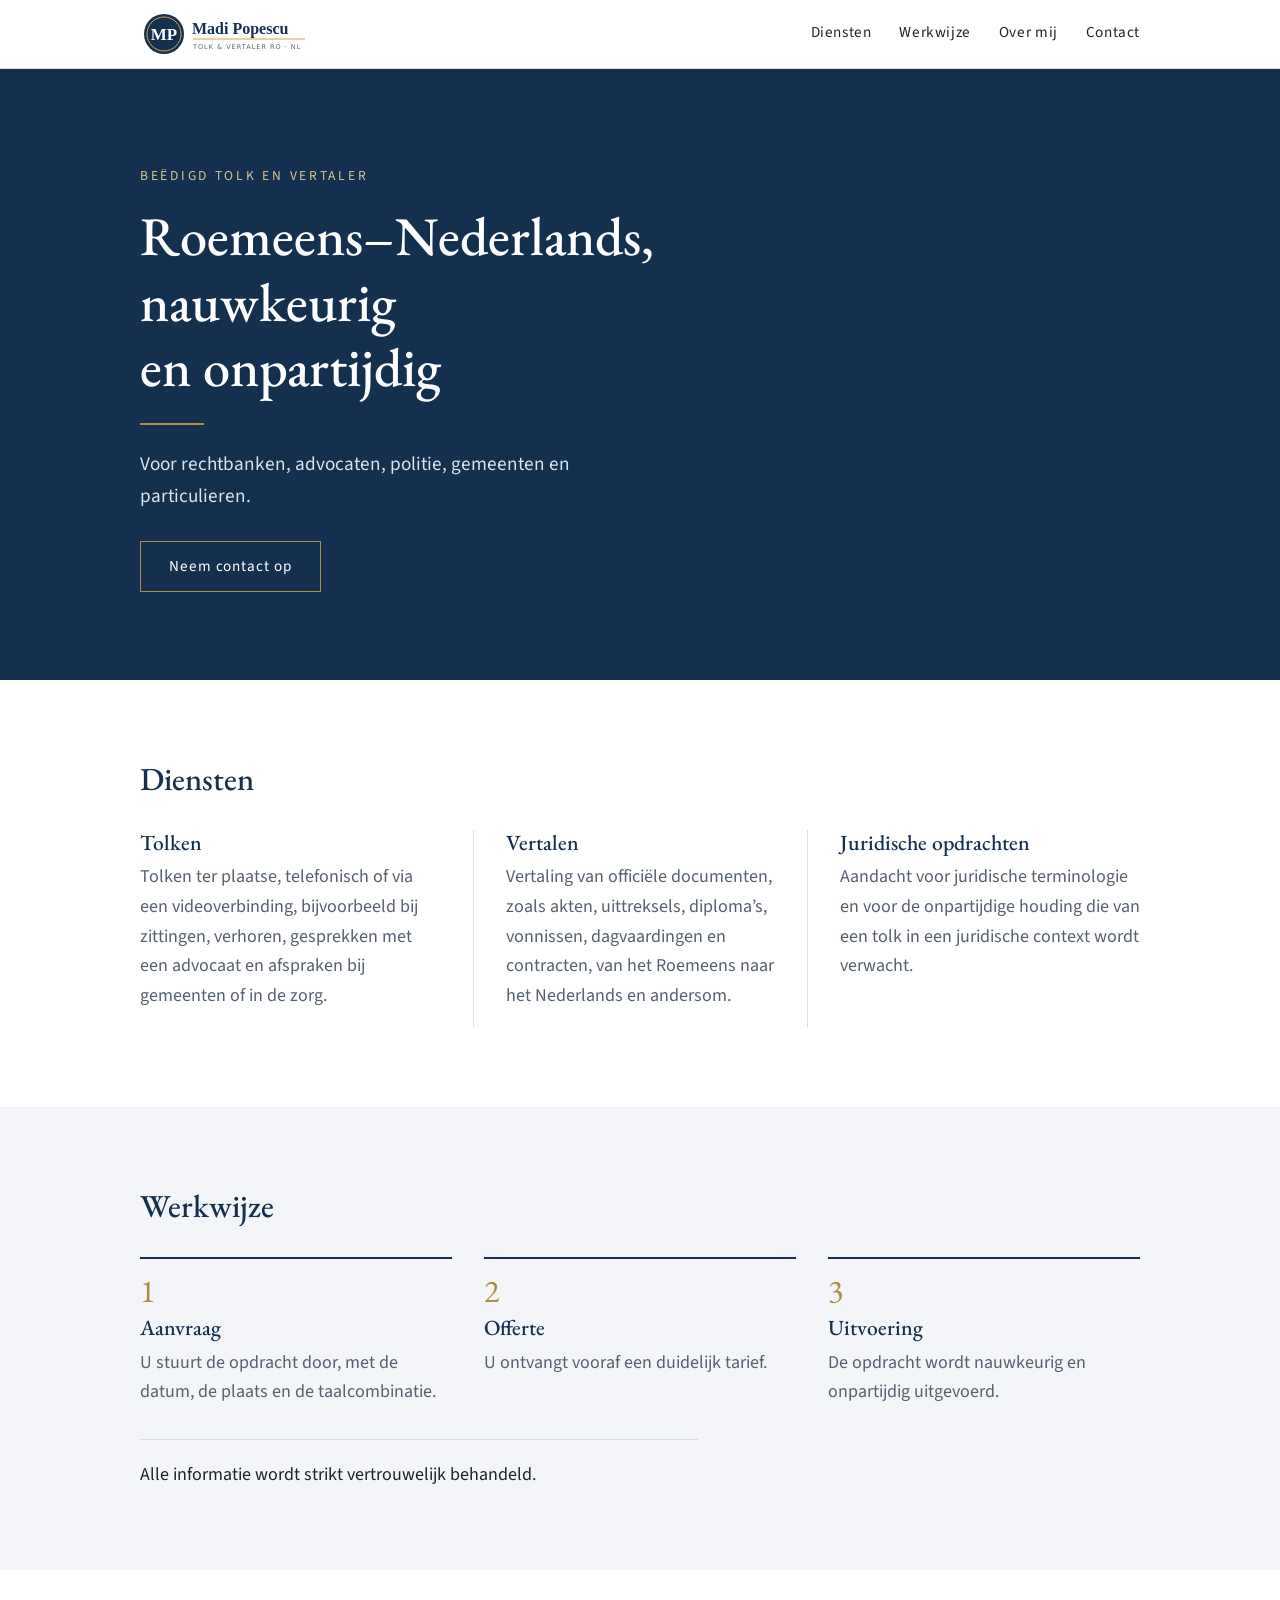
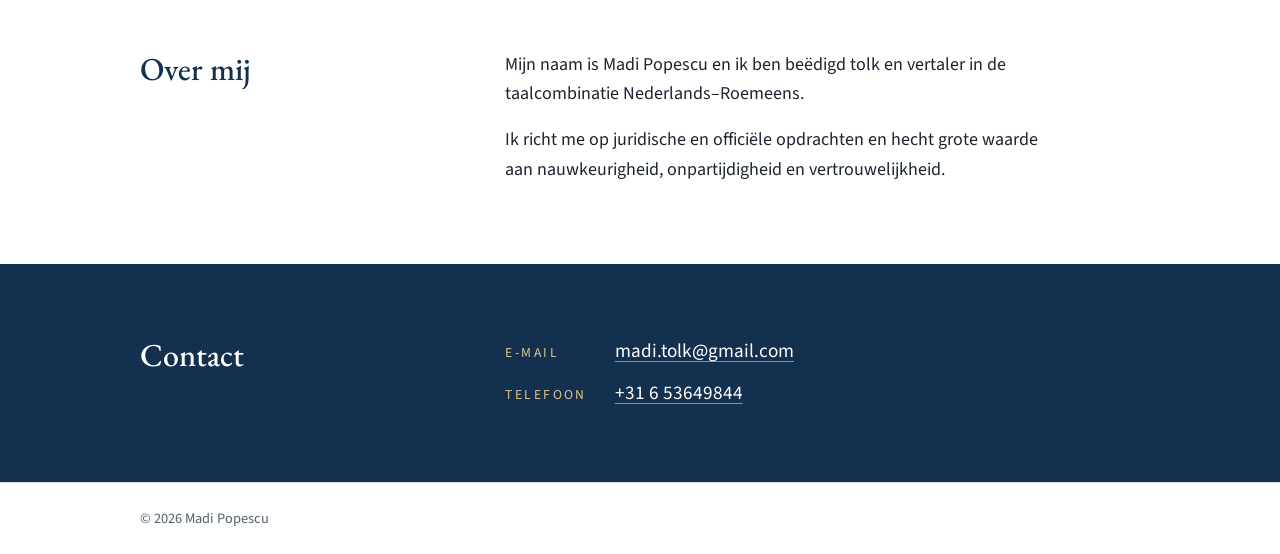
<file: site/index.html>
<!doctype html>
<html lang="nl">
<head>
  <meta charset="utf-8">
  <meta name="viewport" content="width=device-width, initial-scale=1">
  <title>Madi Popescu – Roemeens–Nederlands tolk en vertaler</title>
  <meta name="description" content="Tolk- en vertaaldiensten Roemeens–Nederlands voor rechtbanken, advocaten, politie, gemeenten en particulieren.">
  <link rel="preconnect" href="https://fonts.googleapis.com">
  <link rel="preconnect" href="https://fonts.gstatic.com" crossorigin>
  <link rel="stylesheet" href="https://fonts.googleapis.com/css2?family=EB+Garamond:wght@500;600&family=Source+Sans+3:wght@400;600&display=swap">
  <link rel="stylesheet" href="style.css">
</head>
<body>
  <header class="top">
    <div class="wrap bar">
      <a class="logo" href="#top"><img src="logo.svg" alt="Madi Popescu" height="48"></a>
      <nav aria-label="Hoofdmenu">
        <a href="#diensten">Diensten</a>
        <a href="#werkwijze">Werkwijze</a>
        <a href="#over-mij">Over mij</a>
        <a href="#contact">Contact</a>
      </nav>
    </div>
  </header>

  <main id="top">
    <section class="hero">
      <div class="wrap">
        <p class="eyebrow">Beëdigd tolk en vertaler</p>
        <h1>Roemeens–Nederlands, nauwkeurig en onpartijdig</h1>
        <p class="lead">Voor rechtbanken, advocaten, politie, gemeenten en particulieren.</p>
        <a class="btn" href="#contact">Neem contact op</a>
      </div>
    </section>

    <section id="diensten" class="section">
      <div class="wrap">
        <h2>Diensten</h2>
        <div class="cols">
          <article>
            <h3>Tolken</h3>
            <p>Tolken ter plaatse, telefonisch of via een videoverbinding, bijvoorbeeld bij zittingen, verhoren, gesprekken met een advocaat en afspraken bij gemeenten of in de zorg.</p>
          </article>
          <article>
            <h3>Vertalen</h3>
            <p>Vertaling van officiële documenten, zoals akten, uittreksels, diploma’s, vonnissen, dagvaardingen en contracten, van het Roemeens naar het Nederlands en andersom.</p>
          </article>
          <article>
            <h3>Juridische opdrachten</h3>
            <p>Aandacht voor juridische terminologie en voor de onpartijdige houding die van een tolk in een juridische context wordt verwacht.</p>
          </article>
        </div>
      </div>
    </section>

    <section id="werkwijze" class="section tint">
      <div class="wrap">
        <h2>Werkwijze</h2>
        <ol class="steps">
          <li>
            <h3>Aanvraag</h3>
            <p>U stuurt de opdracht door, met de datum, de plaats en de taalcombinatie.</p>
          </li>
          <li>
            <h3>Offerte</h3>
            <p>U ontvangt vooraf een duidelijk tarief.</p>
          </li>
          <li>
            <h3>Uitvoering</h3>
            <p>De opdracht wordt nauwkeurig en onpartijdig uitgevoerd.</p>
          </li>
        </ol>
        <p class="note">Alle informatie wordt strikt vertrouwelijk behandeld.</p>
      </div>
    </section>

    <section id="over-mij" class="section">
      <div class="wrap split">
        <h2>Over mij</h2>
        <div>
          <p>Mijn naam is Madi Popescu en ik ben beëdigd tolk en vertaler in de taalcombinatie Nederlands–Roemeens.</p>
          <p>Ik richt me op juridische en officiële opdrachten en hecht grote waarde aan nauwkeurigheid, onpartijdigheid en vertrouwelijkheid.</p>
          <!-- Nog toe te voegen: opleiding, ervaring en, zodra van toepassing, inschrijving in het Rtv met inschrijfnummer. -->
        </div>
      </div>
    </section>

    <section id="contact" class="contact">
      <div class="wrap split">
        <h2>Contact</h2>
        <dl>
          <dt>E-mail</dt>
          <dd><a href="mailto:madi.tolk@gmail.com">madi.tolk@gmail.com</a></dd>
          <dt>Telefoon</dt>
          <dd><a href="tel:+31653649844">+31 6 53649844</a></dd>
          <!-- KvK-nummer toevoegen zodra beschikbaar. -->
        </dl>
      </div>
    </section>
  </main>

  <footer>
    <div class="wrap">© <span id="y">2026</span> Madi Popescu</div>
  </footer>
  <script>document.getElementById('y').textContent = new Date().getFullYear();</script>
</body>
</html>
</file>
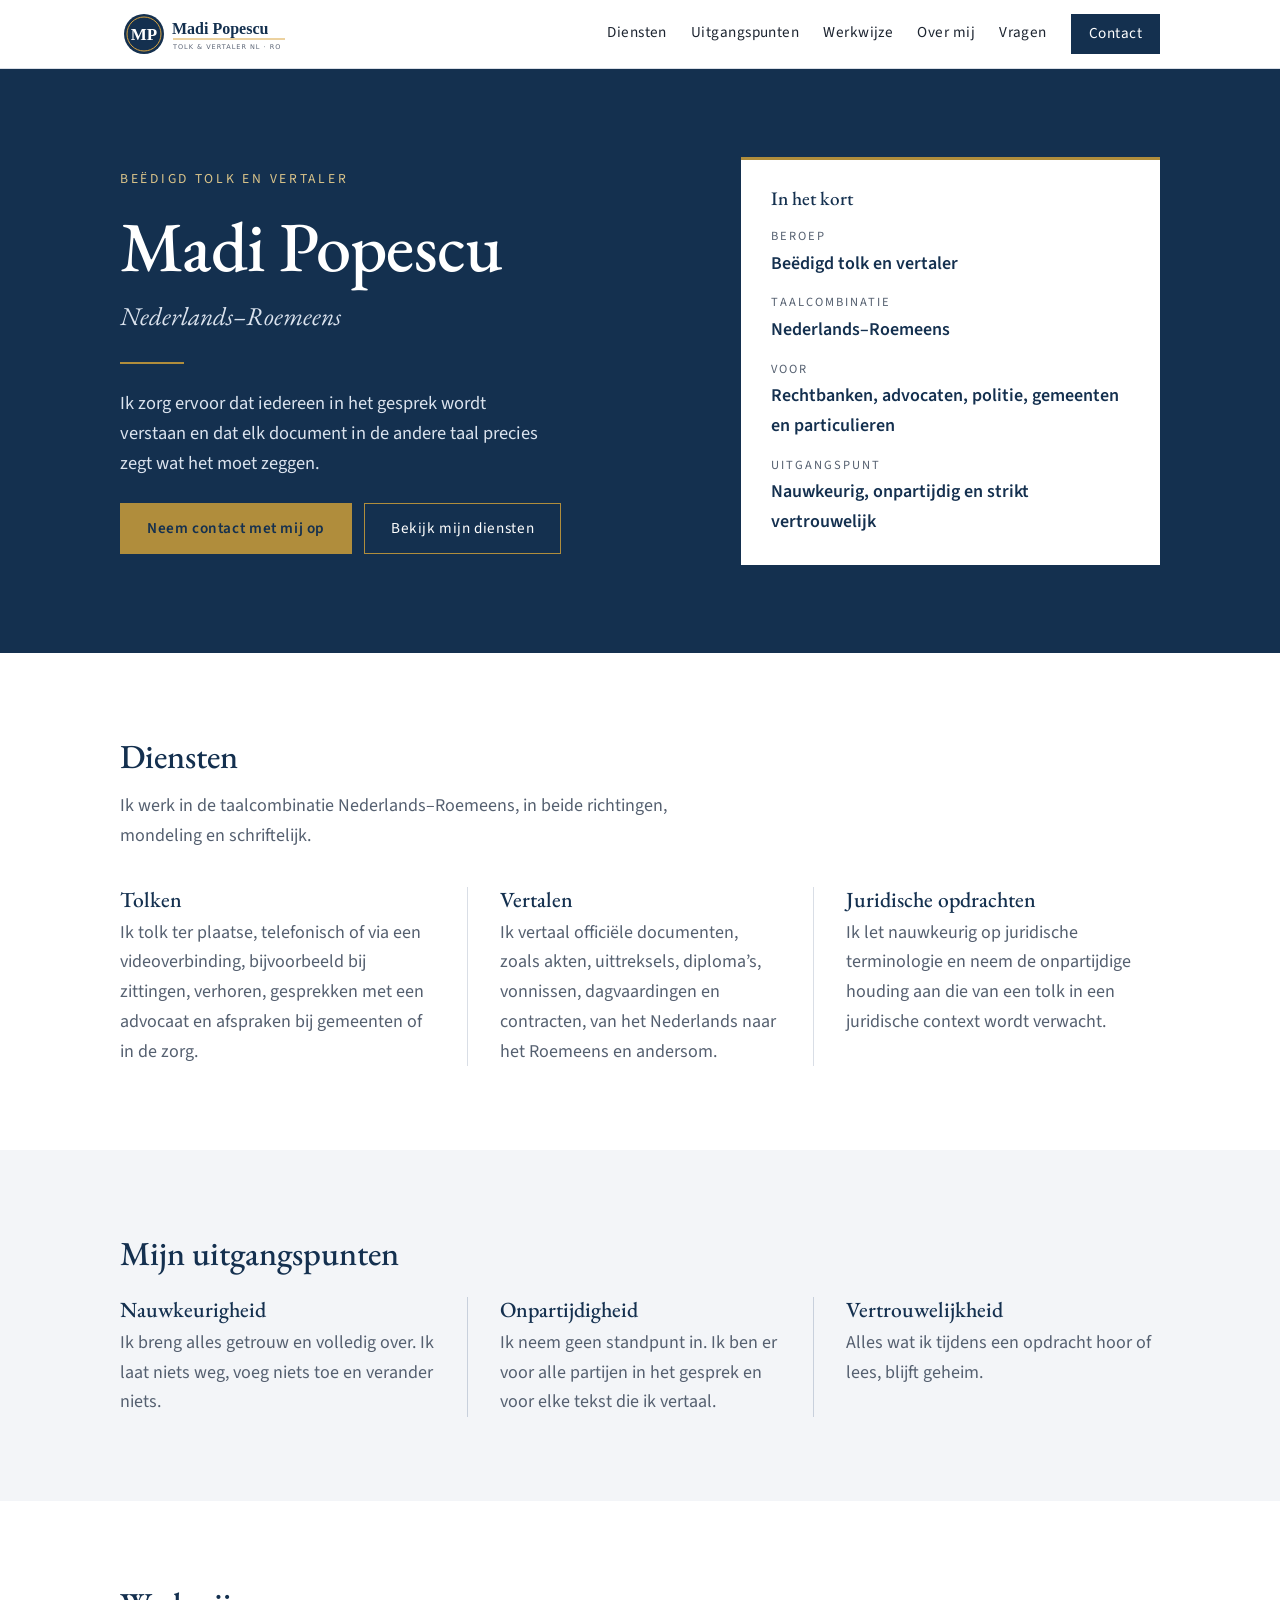
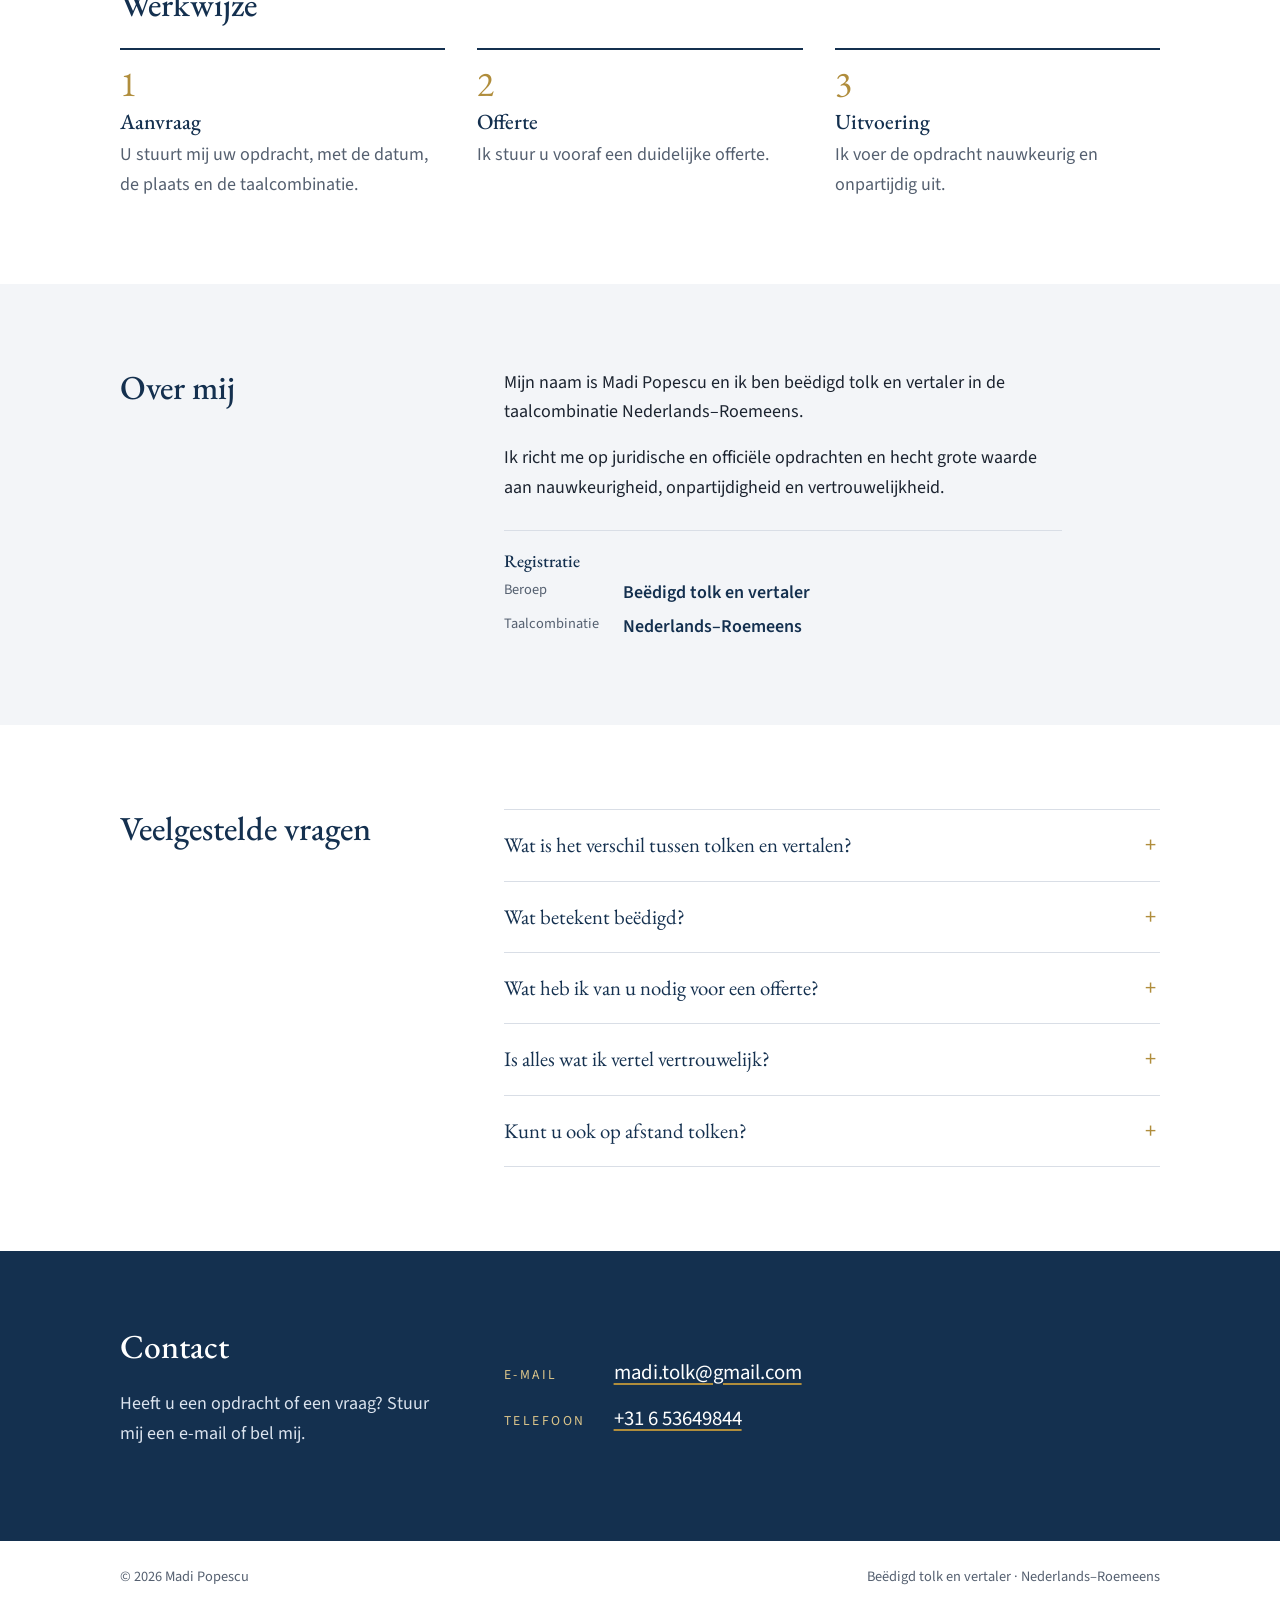
<file: sites/madi-popescu/index.html>
<!doctype html>
<html lang="nl">
<head>
  <meta charset="utf-8">
  <meta name="viewport" content="width=device-width, initial-scale=1">
  <title>Madi Popescu – Beëdigd tolk en vertaler</title>
  <meta name="description" content="Madi Popescu is beëdigd tolk en vertaler in de taalcombinatie Nederlands–Roemeens. Tolken en vertalen voor rechtbanken, advocaten, politie, gemeenten en particulieren.">
  <link rel="preconnect" href="https://fonts.googleapis.com">
  <link rel="preconnect" href="https://fonts.gstatic.com" crossorigin>
  <link rel="stylesheet" href="https://fonts.googleapis.com/css2?family=EB+Garamond:ital,wght@0,500;0,600;1,500;1,600&family=Source+Sans+3:wght@400;600&display=swap">
  <link rel="stylesheet" href="style.css">
  <style></style>
</head>
<body>
  <header class="top">
    <div class="wrap bar">
      <a class="logo" href="#top"><img src="logo.svg" alt="Madi Popescu" height="48"></a>
      <nav aria-label="Hoofdmenu">
        <a href="#diensten">Diensten</a>
        <a href="#uitgangspunten">Uitgangspunten</a>
        <a href="#werkwijze">Werkwijze</a>
        <a href="#over-mij">Over mij</a>
        <a href="#vragen">Vragen</a>
        <a class="nav-cta" href="#contact">Contact</a>
      </nav>
    </div>
  </header>

  <main id="top">
    <section class="hero">
      <div class="wrap hero-grid">
        <div>
          <p class="eyebrow">Beëdigd tolk en vertaler</p>
          <h1>Madi Popescu</h1>
          <p class="pair">Nederlands–Roemeens</p>
          <p class="lead">Ik zorg ervoor dat iedereen in het gesprek wordt verstaan en dat elk document in de andere taal precies zegt wat het moet zeggen.</p>
          <div class="actions">
            <a class="btn" href="#contact">Neem contact met mij op</a>
            <a class="btn ghost" href="#diensten">Bekijk mijn diensten</a>
          </div>
        </div>
        <aside class="facts" aria-label="In het kort">
          <h2>In het kort</h2>
          <dl>
            <dt>Beroep</dt>
            <dd>Beëdigd tolk en vertaler</dd>
            <dt>Taalcombinatie</dt>
            <dd>Nederlands–Roemeens</dd>
            <dt>Voor</dt>
            <dd>Rechtbanken, advocaten, politie, gemeenten en particulieren</dd>
            <dt>Uitgangspunt</dt>
            <dd>Nauwkeurig, onpartijdig en strikt vertrouwelijk</dd>
          </dl>
        </aside>
      </div>
    </section>

    <section id="diensten" class="section">
      <div class="wrap">
        <h2>Diensten</h2>
        <p class="intro">Ik werk in de taalcombinatie Nederlands–Roemeens, in beide richtingen, mondeling en schriftelijk.</p>
        <div class="cols">
          <article>
            <h3>Tolken</h3>
            <p>Ik tolk ter plaatse, telefonisch of via een videoverbinding, bijvoorbeeld bij zittingen, verhoren, gesprekken met een advocaat en afspraken bij gemeenten of in de zorg.</p>
          </article>
          <article>
            <h3>Vertalen</h3>
            <p>Ik vertaal officiële documenten, zoals akten, uittreksels, diploma’s, vonnissen, dagvaardingen en contracten, van het Nederlands naar het Roemeens en andersom.</p>
          </article>
          <article>
            <h3>Juridische opdrachten</h3>
            <p>Ik let nauwkeurig op juridische terminologie en neem de onpartijdige houding aan die van een tolk in een juridische context wordt verwacht.</p>
          </article>
        </div>
      </div>
    </section>

    <section id="uitgangspunten" class="section tint">
      <div class="wrap">
        <h2>Mijn uitgangspunten</h2>
        <div class="cols principles">
          <article>
            <h3>Nauwkeurigheid</h3>
            <p>Ik breng alles getrouw en volledig over. Ik laat niets weg, voeg niets toe en verander niets.</p>
          </article>
          <article>
            <h3>Onpartijdigheid</h3>
            <p>Ik neem geen standpunt in. Ik ben er voor alle partijen in het gesprek en voor elke tekst die ik vertaal.</p>
          </article>
          <article>
            <h3>Vertrouwelijkheid</h3>
            <p>Alles wat ik tijdens een opdracht hoor of lees, blijft geheim.</p>
          </article>
        </div>
      </div>
    </section>

    <section id="werkwijze" class="section">
      <div class="wrap">
        <h2>Werkwijze</h2>
        <ol class="steps">
          <li>
            <h3>Aanvraag</h3>
            <p>U stuurt mij uw opdracht, met de datum, de plaats en de taalcombinatie.</p>
          </li>
          <li>
            <h3>Offerte</h3>
            <p>Ik stuur u vooraf een duidelijke offerte.</p>
          </li>
          <li>
            <h3>Uitvoering</h3>
            <p>Ik voer de opdracht nauwkeurig en onpartijdig uit.</p>
          </li>
        </ol>
      </div>
    </section>

    <section id="over-mij" class="section tint">
      <div class="wrap split">
        <h2>Over mij</h2>
        <div class="about">
          <p>Mijn naam is Madi Popescu en ik ben beëdigd tolk en vertaler in de taalcombinatie Nederlands–Roemeens.</p>
          <p>Ik richt me op juridische en officiële opdrachten en hecht grote waarde aan nauwkeurigheid, onpartijdigheid en vertrouwelijkheid.</p>
          <div class="reg">
            <h3>Registratie</h3>
            <dl>
              <dt>Beroep</dt>
              <dd>Beëdigd tolk en vertaler</dd>
              <dt>Taalcombinatie</dt>
              <dd>Nederlands–Roemeens</dd>
            </dl>
          </div>
        </div>
      </div>
    </section>

    <section id="vragen" class="section">
      <div class="wrap split">
        <h2>Veelgestelde vragen</h2>
        <div class="faq">
          <details>
            <summary>Wat is het verschil tussen tolken en vertalen?</summary>
            <p>Een tolk brengt gesproken taal over, bijvoorbeeld tijdens een gesprek of een zitting. Een vertaler brengt geschreven teksten over, zoals documenten. Ik doe beide.</p>
          </details>
          <details>
            <summary>Wat betekent beëdigd?</summary>
            <p>Een beëdigd tolk of vertaler staat ingeschreven in het Register tolken en vertalers (Rtv) en heeft beloofd het werk onpartijdig en naar waarheid uit te voeren.</p>
          </details>
          <details>
            <summary>Wat heb ik van u nodig voor een offerte?</summary>
            <p>Bij tolken heb ik de datum, de plaats en het soort opdracht nodig. Bij vertalen heb ik het document nodig, of een duidelijke omschrijving ervan. Daarnaast hoor ik graag in welke richting u de taal nodig heeft.</p>
          </details>
          <details>
            <summary>Is alles wat ik vertel vertrouwelijk?</summary>
            <p>Ja. Alles wat ik tijdens een opdracht hoor of lees, blijft geheim.</p>
          </details>
          <details>
            <summary>Kunt u ook op afstand tolken?</summary>
            <p>Ja. Ik tolk ter plaatse, telefonisch of via een videoverbinding.</p>
          </details>
        </div>
      </div>
    </section>

    <section id="contact" class="contact">
      <div class="wrap split">
        <div>
          <h2>Contact</h2>
          <p>Heeft u een opdracht of een vraag? Stuur mij een e-mail of bel mij.</p>
        </div>
        <dl>
          <dt>E-mail</dt>
          <dd><a href="mailto:madi.tolk@gmail.com">madi.tolk@gmail.com</a></dd>
          <dt>Telefoon</dt>
          <dd><a href="tel:+31653649844">+31 6 53649844</a></dd>
        </dl>
      </div>
    </section>
  </main>

  <footer>
    <div class="wrap foot">
      <span>© <span id="y">2026</span> Madi Popescu</span>
      <span>Beëdigd tolk en vertaler · Nederlands–Roemeens</span>
    </div>
  </footer>
  <script>document.getElementById('y').textContent = new Date().getFullYear();</script>
</body>
</html>
</file>
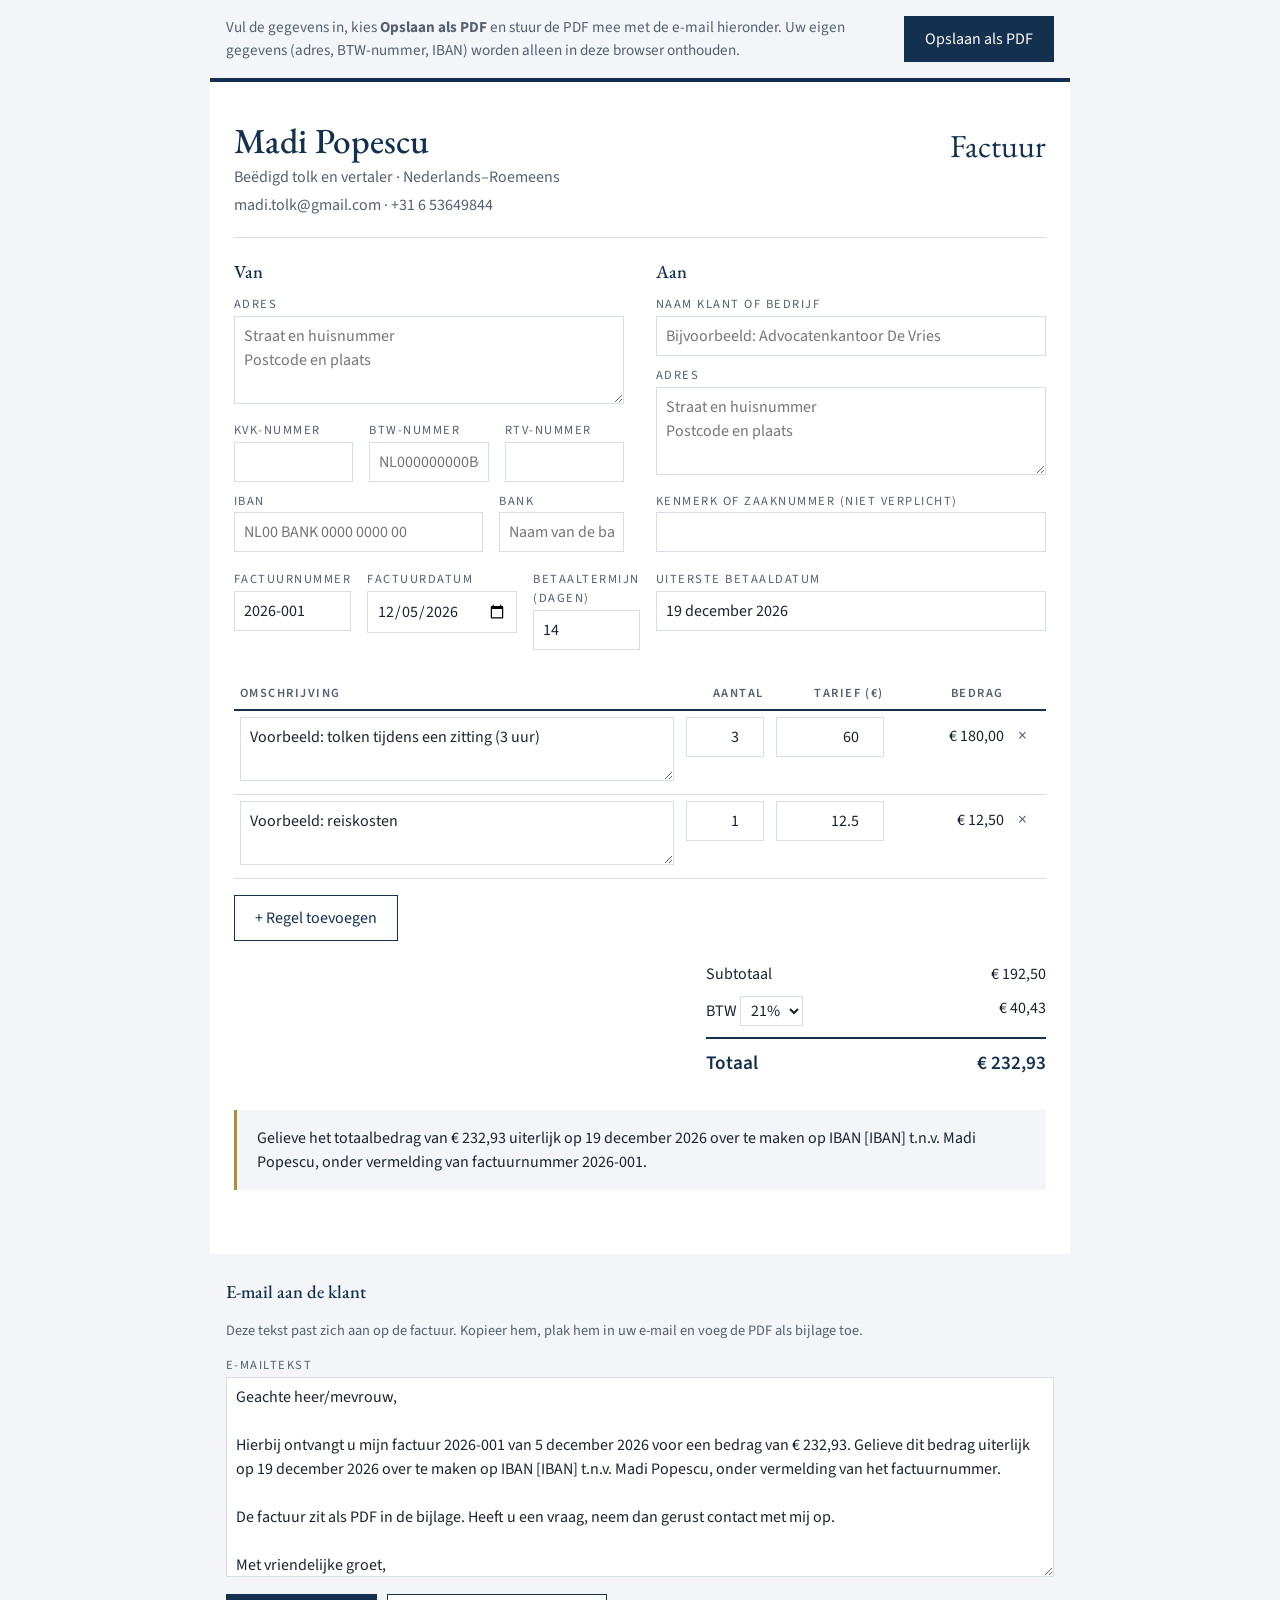
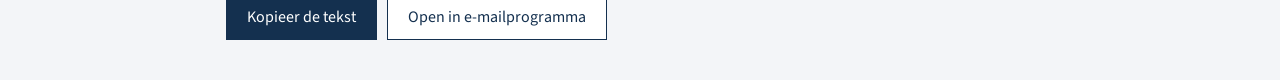
<file: sites/madi-popescu/factuur.html>
<!doctype html>
<html lang="nl">
<head>
  <meta charset="utf-8">
  <meta name="viewport" content="width=device-width, initial-scale=1">
  <meta name="robots" content="noindex">
  <title>Factuur – Madi Popescu</title>
  <link rel="preconnect" href="https://fonts.googleapis.com">
  <link rel="preconnect" href="https://fonts.gstatic.com" crossorigin>
  <link rel="stylesheet" href="https://fonts.googleapis.com/css2?family=EB+Garamond:ital,wght@0,500;1,500&family=Source+Sans+3:wght@400;600&display=swap">
  <style>
    :root{--navy:#14304f;--gold:#b08d3c;--ink:#1c2430;--muted:#556070;--rule:#d9dee6;--tint:#f3f5f8;
      --serif:"EB Garamond",Georgia,serif;--sans:"Source Sans 3",system-ui,sans-serif;color-scheme:light}
    *{box-sizing:border-box}
    body{margin:0;background:var(--tint);color:var(--ink);font:16px/1.5 var(--sans)}
    .tools{max-width:860px;margin:0 auto;padding:16px max(16px,env(safe-area-inset-left,0px));display:flex;flex-wrap:wrap;gap:10px;align-items:center}
    .tools p{margin:0;color:var(--muted);flex:1 1 280px;font-size:.95rem}
    button,.btn{font:inherit;border:1px solid var(--navy);background:var(--navy);color:#fff;padding:10px 20px;cursor:pointer;text-decoration:none;display:inline-block}
    button.alt,.btn.alt{background:#fff;color:var(--navy)}
    button:hover,.btn:hover{background:var(--gold);border-color:var(--gold);color:var(--navy)}
    :focus-visible{outline:2px solid var(--gold);outline-offset:2px}
    .sheet{max-width:860px;margin:0 auto 24px;background:#fff;padding:40px max(24px,env(safe-area-inset-left,0px));border-top:4px solid var(--navy)}
    h1,h2{font-family:var(--serif);font-weight:500;color:var(--navy);margin:0}
    h1{font-size:2.2rem;line-height:1.1}
    h2{font-size:1.15rem;margin-bottom:6px}
    .head{display:flex;justify-content:space-between;gap:24px;flex-wrap:wrap;padding-bottom:20px;border-bottom:1px solid var(--rule)}
    .head .role{color:var(--muted);margin:4px 0 0}
    .title{font-family:var(--serif);font-size:2rem;color:var(--navy);text-align:right}
    label{display:block;font-size:.78rem;letter-spacing:.12em;text-transform:uppercase;color:var(--muted);margin:10px 0 2px}
    input,select,textarea{font:inherit;color:var(--ink);width:100%;padding:7px 9px;border:1px solid var(--rule);background:#fff;border-radius:0}
    textarea{resize:vertical}
    .grid{display:grid;grid-template-columns:1fr 1fr;gap:0 32px;margin-top:20px}
    .grid>div{min-width:0}
    .three{display:grid;grid-template-columns:repeat(3,1fr);gap:0 16px}
    table{width:100%;border-collapse:collapse;margin-top:28px}
    th{font-size:.78rem;letter-spacing:.12em;text-transform:uppercase;color:var(--muted);text-align:left;font-weight:600;padding:6px 6px;border-bottom:2px solid var(--navy)}
    td{padding:6px;border-bottom:1px solid var(--rule);vertical-align:top}
    th.n,td.n{text-align:right}
    td.n input{text-align:right}
    td.amount{white-space:nowrap;text-align:right;padding-top:13px}
    td.x{width:36px;padding-left:0}
    td.x button{background:none;border:0;color:var(--muted);padding:6px 8px;font-size:1.1rem}
    td.x button:hover{background:none;color:#a33}
    .table-wrap{overflow-x:auto}
    .totals{margin:16px 0 0 auto;width:min(340px,100%)}
    .totals div{display:flex;justify-content:space-between;gap:12px;padding:5px 0}
    .totals .sum{border-top:2px solid var(--navy);margin-top:6px;padding-top:10px;font-weight:600;font-size:1.2rem;color:var(--navy)}
    .pay{margin-top:28px;padding:16px 20px;background:var(--tint);border-left:3px solid var(--gold)}
    .pay p{margin:0}
    .foot{margin-top:24px;color:var(--muted);font-size:.9rem}
    .mail{max-width:860px;margin:0 auto 40px;padding:0 max(16px,env(safe-area-inset-left,0px))}
    .mail textarea{min-height:200px}
    .mail .row{display:flex;gap:10px;flex-wrap:wrap;margin-top:10px}
    .note{color:var(--muted);font-size:.9rem}
    @media (max-width:640px){
      .grid,.three{grid-template-columns:1fr}
      .title{text-align:left}
      .sheet{padding-top:28px;padding-bottom:28px}
    }
    @media print{
      @page{size:A4;margin:16mm}
      body{background:#fff}
      .tools,.mail,.noprint,td.x,th.x{display:none!important}
      .sheet{margin:0;padding:0;border-top:0;max-width:none}
      input,select,textarea{border:0;padding:0;appearance:none;-webkit-appearance:none;background:none;resize:none}
      .table-wrap{overflow:visible}
    }
  </style>
</head>
<body>
  <div class="tools noprint">
    <p>Vul de gegevens in, kies <strong>Opslaan als PDF</strong> en stuur de PDF mee met de e-mail hieronder. Uw eigen gegevens (adres, BTW-nummer, IBAN) worden alleen in deze browser onthouden.</p>
    <button type="button" id="print">Opslaan als PDF</button>
  </div>

  <main class="sheet" id="sheet">
    <div class="head">
      <div>
        <h1>Madi Popescu</h1>
        <p class="role">Beëdigd tolk en vertaler · Nederlands–Roemeens</p>
        <p class="role">madi.tolk@gmail.com · +31 6 53649844</p>
      </div>
      <div class="title">Factuur</div>
    </div>

    <div class="grid">
      <div>
        <h2>Van</h2>
        <label for="adres">Adres</label>
        <textarea id="adres" rows="3" data-setting placeholder="Straat en huisnummer&#10;Postcode en plaats"></textarea>
        <div class="three">
          <div><label for="kvk">KvK-nummer</label><input id="kvk" data-setting value="" inputmode="numeric"></div>
          <div><label for="btwnr">BTW-nummer</label><input id="btwnr" data-setting placeholder="NL000000000B01"></div>
          <div><label for="rtv">Rtv-nummer</label><input id="rtv" data-setting value=""></div>
        </div>
        <div class="three" style="grid-template-columns:2fr 1fr">
          <div><label for="iban">IBAN</label><input id="iban" data-setting placeholder="NL00 BANK 0000 0000 00"></div>
          <div><label for="bank">Bank</label><input id="bank" data-setting placeholder="Naam van de bank"></div>
        </div>
      </div>
      <div>
        <h2>Aan</h2>
        <label for="klant">Naam klant of bedrijf</label>
        <input id="klant" placeholder="Bijvoorbeeld: Advocatenkantoor De Vries">
        <label for="klantadres">Adres</label>
        <textarea id="klantadres" rows="3" placeholder="Straat en huisnummer&#10;Postcode en plaats"></textarea>
        <label for="kenmerk">Kenmerk of zaaknummer (niet verplicht)</label>
        <input id="kenmerk">
      </div>
    </div>

    <div class="grid" style="margin-top:8px">
      <div class="three">
        <div><label for="nr">Factuurnummer</label><input id="nr"></div>
        <div><label for="datum">Factuurdatum</label><input id="datum" type="date"></div>
        <div><label for="termijn">Betaaltermijn (dagen)</label><input id="termijn" type="number" min="0" value="14"></div>
      </div>
      <div>
        <label for="vervalt">Uiterste betaaldatum</label>
        <input id="vervalt" readonly>
      </div>
    </div>

    <div class="table-wrap">
      <table>
        <thead><tr><th>Omschrijving</th><th class="n" style="width:90px">Aantal</th><th class="n" style="width:120px">Tarief (€)</th><th class="n" style="width:120px">Bedrag</th><th class="x"></th></tr></thead>
        <tbody id="rows"></tbody>
      </table>
    </div>
    <p class="noprint"><button type="button" class="alt" id="add">+ Regel toevoegen</button></p>

    <div class="totals">
      <div><span>Subtotaal</span><span id="sub">€ 0,00</span></div>
      <div><span>BTW <select id="btw" style="width:auto;display:inline-block;padding:2px 6px"><option value="21">21%</option><option value="9">9%</option><option value="0">0%</option></select></span><span id="btwbedrag">€ 0,00</span></div>
      <div class="sum"><span>Totaal</span><span id="tot">€ 0,00</span></div>
    </div>

    <div class="pay">
      <p id="paytext"></p>
    </div>
    <p class="foot" id="foot"></p>
  </main>

  <section class="mail noprint">
    <h2>E-mail aan de klant</h2>
    <p class="note">Deze tekst past zich aan op de factuur. Kopieer hem, plak hem in uw e-mail en voeg de PDF als bijlage toe.</p>
    <label for="mailtext">E-mailtekst</label>
    <textarea id="mailtext" readonly></textarea>
    <div class="row">
      <button type="button" id="copy">Kopieer de tekst</button>
      <a class="btn alt" id="mailto" href="#">Open in e-mailprogramma</a>
    </div>
    <p class="note" id="copied" role="status"></p>
  </section>

  <script>
  (function () {
    var $ = function (id) { return document.getElementById(id); };
    var NAME = "Madi Popescu";
    var PHONE = "+31 6 53649844";
    var KEY = 'factuur-instellingen-' + location.pathname;
    var euro = new Intl.NumberFormat('nl-NL', { style: 'currency', currency: 'EUR' });

    function load() { try { return JSON.parse(localStorage.getItem(KEY) || '{}'); } catch (e) { return {}; } }
    function save(o) { try { localStorage.setItem(KEY, JSON.stringify(o)); } catch (e) {} }

    var settings = load();
    document.querySelectorAll('[data-setting]').forEach(function (el) {
      if (settings[el.id]) el.value = settings[el.id];
      el.addEventListener('input', function () { settings[el.id] = el.value; save(settings); update(); });
    });

    function addRow(desc, qty, rate) {
      var tr = document.createElement('tr');
      tr.innerHTML = '<td><textarea rows="2" class="d" placeholder="Omschrijving"></textarea></td>' +
        '<td class="n"><input class="q" type="number" min="0" step="0.25"></td>' +
        '<td class="n"><input class="r" type="number" min="0" step="0.01"></td>' +
        '<td class="amount"></td>' +
        '<td class="x"><button type="button" class="alt" aria-label="Regel verwijderen" title="Verwijderen">×</button></td>';
      tr.querySelector('.d').value = desc || '';
      tr.querySelector('.q').value = qty == null ? '' : qty;
      tr.querySelector('.r').value = rate == null ? '' : rate;
      tr.querySelectorAll('input,textarea').forEach(function (e) { e.addEventListener('input', update); });
      tr.querySelector('button').addEventListener('click', function () { tr.remove(); update(); });
      $('rows').appendChild(tr);
    }

    function longDate(d) { return d.toLocaleDateString('nl-NL', { day: 'numeric', month: 'long', year: 'numeric' }); }

    function update() {
      var sub = 0;
      document.querySelectorAll('#rows tr').forEach(function (tr) {
        var line = (parseFloat(tr.querySelector('.q').value) || 0) * (parseFloat(tr.querySelector('.r').value) || 0);
        tr.querySelector('.amount').textContent = euro.format(line);
        sub += line;
      });
      var pct = parseFloat($('btw').value) || 0;
      var btw = Math.round(sub * pct) / 100;
      var tot = sub + btw;
      $('sub').textContent = euro.format(sub);
      $('btwbedrag').textContent = euro.format(btw);
      $('tot').textContent = euro.format(tot);

      var d = $('datum').value ? new Date($('datum').value + 'T12:00:00') : new Date();
      var due = new Date(d); due.setDate(due.getDate() + (parseInt($('termijn').value, 10) || 0));
      $('vervalt').value = longDate(due);

      var nr = $('nr').value || '…';
      var iban = $('iban').value || '[IBAN]';
      var pay = 'Gelieve het totaalbedrag van ' + euro.format(tot) + ' uiterlijk op ' + longDate(due) +
        ' over te maken op IBAN ' + iban + ' t.n.v. ' + NAME + ', onder vermelding van factuurnummer ' + nr + '.';
      $('paytext').textContent = pay;

      var parts = [];
      if ($('kvk').value) parts.push('KvK ' + $('kvk').value);
      if ($('btwnr').value) parts.push('BTW ' + $('btwnr').value);
      if ($('rtv').value) parts.push('Rtv ' + $('rtv').value);
      if ($('bank').value) parts.push($('bank').value);
      $('foot').textContent = parts.join(' · ');

      var klant = $('klant').value.trim();
      var mail = (klant ? 'Beste ' + klant : 'Geachte heer/mevrouw') + ',\n\n' +
        'Hierbij ontvangt u mijn factuur ' + nr + ' van ' + longDate(d) + ' voor een bedrag van ' + euro.format(tot) + '. ' +
        'Gelieve dit bedrag uiterlijk op ' + longDate(due) + ' over te maken op IBAN ' + iban + ' t.n.v. ' + NAME +
        ', onder vermelding van het factuurnummer.\n\n' +
        'De factuur zit als PDF in de bijlage. Heeft u een vraag, neem dan gerust contact met mij op.\n\n' +
        'Met vriendelijke groet,\n' + NAME + '\n' + PHONE;
      $('mailtext').value = mail;
      $('mailto').href = 'mailto:?subject=' + encodeURIComponent('Factuur ' + nr + ' – ' + NAME) + '&body=' + encodeURIComponent(mail);
    }

    var today = new Date();
    $('datum').value = today.toISOString().slice(0, 10);
    $('nr').value = today.getFullYear() + '-001';
    addRow('Voorbeeld: tolken tijdens een zitting (3 uur)', 3, 60);
    addRow('Voorbeeld: reiskosten', 1, 12.5);
    ['klant', 'klantadres', 'kenmerk', 'nr', 'datum', 'termijn', 'btw'].forEach(function (id) { $(id).addEventListener('input', update); });
    $('add').addEventListener('click', function () { addRow('', '', ''); });
    $('print').addEventListener('click', function () { window.print(); });
    $('copy').addEventListener('click', function () {
      var t = $('mailtext');
      var done = function () { $('copied').textContent = 'De tekst is gekopieerd.'; };
      var fallback = function () { t.select(); try { document.execCommand('copy'); done(); } catch (e) { $('copied').textContent = 'Selecteer de tekst en kopieer hem handmatig.'; } };
      if (navigator.clipboard && navigator.clipboard.writeText) navigator.clipboard.writeText(t.value).then(done, fallback); else fallback();
    });
    update();
  })();
  </script>
</body>
</html>
</file>
<file: site/style.css>
/* Klassiek en ingetogen: marineblauw als hoofdkleur, goud alleen voor dunne lijnen. */
:root{
  --navy:#14304f;
  --gold:#b08d3c;
  --ink:#1c2430;
  --muted:#556070;
  --paper:#ffffff;
  --tint:#f3f5f8;
  --rule:#d9dee6;
  --serif:"EB Garamond",Georgia,"Times New Roman",serif;
  --sans:"Source Sans 3",system-ui,-apple-system,"Segoe UI",sans-serif;
  color-scheme:light;
}
*{box-sizing:border-box}
html{scroll-behavior:smooth;scroll-padding-top:5rem}
body{margin:0;background:var(--paper);color:var(--ink);font:18px/1.65 var(--sans)}
.wrap{max-width:1040px;margin:0 auto;padding-left:max(20px,env(safe-area-inset-left,0px));padding-right:max(20px,env(safe-area-inset-right,0px))}
a{color:var(--navy)}
:focus-visible{outline:2px solid var(--gold);outline-offset:3px}

h1,h2,h3{font-family:var(--serif);font-weight:500;line-height:1.2;text-wrap:balance;margin:0}
h2{font-size:2rem;color:var(--navy)}
h3{font-size:1.35rem;color:var(--navy);margin-bottom:.4rem}
p{margin:0 0 1rem;max-width:62ch}

.top{background:var(--paper);border-bottom:1px solid var(--rule);position:sticky;top:env(safe-area-inset-top,0px);z-index:5}
.bar{display:flex;justify-content:space-between;align-items:center;flex-wrap:wrap;gap:8px 24px;padding-top:10px;padding-bottom:10px}
.logo img{display:block;height:48px;width:auto}
nav{display:flex;gap:28px;flex-wrap:wrap}
nav a{color:var(--ink);text-decoration:none;font-size:.95rem;letter-spacing:.04em;padding:4px 0;border-bottom:2px solid transparent}
nav a:hover{border-color:var(--gold)}

.hero{background:var(--navy);color:#fff;padding:96px 0 88px}
.eyebrow{margin:0 0 1rem;font-size:.85rem;letter-spacing:.2em;text-transform:uppercase;color:#d9c48c}
.hero h1{font-size:clamp(2.1rem,5vw,3.4rem);max-width:20ch;color:#fff}
.hero h1::after{content:"";display:block;width:64px;height:2px;background:var(--gold);margin:1.5rem 0}
.lead{font-size:1.2rem;color:#dbe3ee;max-width:52ch}
.btn{display:inline-block;margin-top:.75rem;padding:12px 28px;border:1px solid var(--gold);color:#fff;text-decoration:none;letter-spacing:.06em;font-size:.95rem}
.btn:hover{background:var(--gold);color:var(--navy)}

.section{padding:80px 0}
.tint{background:var(--tint)}
.section h2{margin-bottom:2rem}
.cols{display:grid;grid-template-columns:repeat(3,1fr);gap:0}
.cols article{padding:0 32px;border-left:1px solid var(--rule)}
.cols article:first-child{padding-left:0;border-left:0}
.cols article:last-child{padding-right:0}
.cols p{color:var(--muted)}

.steps{list-style:none;margin:0 0 2rem;padding:0;display:grid;grid-template-columns:repeat(3,1fr);gap:32px;counter-reset:s}
.steps li{counter-increment:s;border-top:2px solid var(--navy);padding-top:1rem}
.steps li::before{content:counter(s);display:block;font-family:var(--serif);font-size:2rem;color:var(--gold);line-height:1;margin-bottom:.5rem}
.steps p{color:var(--muted);margin:0}
.note{margin:0;padding-top:1.25rem;border-top:1px solid var(--rule);color:var(--ink)}

.split{display:grid;grid-template-columns:1fr 2fr;gap:24px 48px}
.split h2{margin:0}
.split p:last-child{margin-bottom:0}

.contact{background:var(--navy);color:#fff;padding:72px 0}
.contact h2{color:#fff}
.contact dl{margin:0;display:grid;grid-template-columns:max-content 1fr;gap:10px 28px;align-items:baseline}
.contact dt{font-size:.85rem;letter-spacing:.18em;text-transform:uppercase;color:#d9c48c}
.contact dd{margin:0;font-size:1.2rem;overflow-wrap:anywhere}
.contact a{color:#fff;text-decoration-color:var(--gold);text-underline-offset:4px}

footer{padding:24px 0;color:var(--muted);font-size:.9rem;border-top:1px solid var(--rule)}

@media (max-width:760px){
  body{font-size:17px}
  .hero{padding:64px 0}
  .section{padding:56px 0}
  .cols,.steps,.split{grid-template-columns:1fr}
  .cols article,.cols article:first-child,.cols article:last-child{padding:0 0 24px;border-left:0;border-bottom:1px solid var(--rule)}
  .cols article:last-child{border-bottom:0}
  nav{gap:18px}
}
@media (prefers-reduced-motion:reduce){html{scroll-behavior:auto}}
</file>
<file: sites/madi-popescu/style.css>
/* Klassiek en ingetogen: een donkere hoofdkleur, één accentkleur voor dunne lijnen. */
:root{
  --navy:#14304f;
  --gold:#b08d3c;
  --gold-light:#dcc58a;
  --ink:#1c2430;
  --muted:#556070;
  --paper:#ffffff;
  --tint:#f3f5f8;
  --rule:#d9dee6;
  --serif:"EB Garamond",Georgia,"Times New Roman",serif;
  --sans:"Source Sans 3",system-ui,-apple-system,"Segoe UI",sans-serif;
  color-scheme:light;
}
*{box-sizing:border-box}
html{scroll-behavior:smooth;scroll-padding-top:5.5rem}
body{margin:0;background:var(--paper);color:var(--ink);font:18px/1.65 var(--sans)}
.wrap{max-width:1080px;margin:0 auto;padding-left:max(20px,env(safe-area-inset-left,0px));padding-right:max(20px,env(safe-area-inset-right,0px))}
a{color:var(--navy)}
:focus-visible{outline:2px solid var(--gold);outline-offset:3px}
em{font-style:italic}

h1,h2,h3{font-family:var(--serif);font-weight:500;line-height:1.15;text-wrap:balance;margin:0}
h2{font-size:2.1rem;color:var(--navy);margin-bottom:1.5rem}
h3{font-size:1.35rem;color:var(--navy);margin-bottom:.4rem}
p{margin:0 0 1rem;max-width:62ch}

/* Kop */
.top{background:var(--paper);border-bottom:1px solid var(--rule);position:sticky;top:env(safe-area-inset-top,0px);z-index:5}
.bar{display:flex;justify-content:space-between;align-items:center;flex-wrap:wrap;gap:6px 24px;padding-top:10px;padding-bottom:10px}
.logo img{display:block;height:48px;width:auto}
nav{display:flex;gap:24px;flex-wrap:wrap;align-items:center}
nav a{color:var(--ink);text-decoration:none;font-size:.95rem;letter-spacing:.03em;padding:4px 0;border-bottom:2px solid transparent}
nav a:hover{border-color:var(--gold)}
nav .nav-cta{background:var(--navy);color:#fff;padding:7px 18px;border:0}
nav .nav-cta:hover{background:var(--gold);color:var(--navy)}

/* Hero */
.hero{background:var(--navy);color:#fff;padding:88px 0}
.hero-grid{display:grid;grid-template-columns:1.35fr 1fr;gap:56px;align-items:center}
.eyebrow{margin:0 0 1rem;font-size:.85rem;letter-spacing:.2em;text-transform:uppercase;color:var(--gold-light)}
.hero h1{font-size:clamp(2.6rem,6vw,4.4rem);font-weight:500;color:#fff;letter-spacing:-.01em}
.pair{font-family:var(--serif);font-style:italic;font-size:1.6rem;color:#dbe3ee;margin:.5rem 0 0}
.pair::after{content:"";display:block;width:64px;height:2px;background:var(--gold);margin:1.5rem 0}
.lead{font-size:1.15rem;color:#dbe3ee;max-width:48ch}
.actions{display:flex;flex-wrap:wrap;gap:12px;margin-top:1.5rem}
.btn{display:inline-block;padding:12px 26px;border:1px solid var(--gold);background:var(--gold);color:var(--navy);text-decoration:none;letter-spacing:.04em;font-size:.95rem;font-weight:600}
.btn:hover{background:transparent;color:#fff}
.btn.ghost{background:transparent;color:#fff;font-weight:400}
.btn.ghost:hover{background:var(--gold);color:var(--navy)}

.facts{background:var(--paper);color:var(--ink);padding:28px 30px;border-top:3px solid var(--gold)}
.facts h2{font-size:1.2rem;margin:0 0 1rem}
.facts dl{margin:0}
.facts dt{font-size:.78rem;letter-spacing:.16em;text-transform:uppercase;color:var(--muted);margin-top:14px}
.facts dd{margin:2px 0 0;font-weight:600;color:var(--navy)}

/* Secties */
.section{padding:84px 0}
.tint{background:var(--tint)}
.intro{color:var(--muted);margin:-.5rem 0 2.25rem}
.cols{display:grid;grid-template-columns:repeat(3,1fr);gap:0}
.cols article{padding:0 32px;border-left:1px solid var(--rule)}
.cols article:first-child{padding-left:0;border-left:0}
.cols article:last-child{padding-right:0}
.cols p{color:var(--muted);margin:0}
.principles article{border-left-color:#c8d0dc}

.steps{list-style:none;margin:0;padding:0;display:grid;grid-template-columns:repeat(3,1fr);gap:32px;counter-reset:s}
.steps li{counter-increment:s;border-top:2px solid var(--navy);padding-top:1rem}
.steps li::before{content:counter(s);display:block;font-family:var(--serif);font-size:2.2rem;color:var(--gold);line-height:1;margin-bottom:.5rem}
.steps p{color:var(--muted);margin:0}

.split{display:grid;grid-template-columns:1fr 2fr;gap:24px 56px}
.split>h2{margin:0}
.about p:last-of-type{margin-bottom:1.75rem}
.reg{border-top:1px solid var(--rule);padding-top:1.25rem;max-width:62ch}
.reg h3{font-size:1.1rem}
.reg dl{margin:0;display:grid;grid-template-columns:max-content 1fr;gap:4px 24px}
.reg dt{color:var(--muted);font-size:.9rem}
.reg dd{margin:0;font-weight:600;color:var(--navy)}

.faq{border-top:1px solid var(--rule)}
details{border-bottom:1px solid var(--rule);padding:0}
summary{cursor:pointer;list-style:none;padding:18px 36px 18px 0;font-family:var(--serif);font-size:1.3rem;color:var(--navy);position:relative}
summary::-webkit-details-marker{display:none}
summary::after{content:"+";position:absolute;right:4px;top:50%;transform:translateY(-50%);font-family:var(--sans);font-size:1.4rem;color:var(--gold)}
details[open] summary::after{content:"–"}
details p{color:var(--muted);margin:0 0 1.25rem}

.contact{background:var(--navy);color:#fff;padding:76px 0}
.contact h2{color:#fff}
.contact p{color:#dbe3ee}
.contact dl{margin:0;display:grid;grid-template-columns:max-content 1fr;gap:12px 28px;align-items:baseline;align-self:center}
.contact dt{font-size:.85rem;letter-spacing:.18em;text-transform:uppercase;color:var(--gold-light)}
.contact dd{margin:0;font-size:1.3rem;overflow-wrap:anywhere}
.contact a{color:#fff;text-decoration-color:var(--gold);text-underline-offset:4px}

footer{padding:24px 0;color:var(--muted);font-size:.9rem}
.foot{display:flex;justify-content:space-between;flex-wrap:wrap;gap:6px 24px}

@media (max-width:860px){
  .hero-grid{grid-template-columns:1fr;gap:40px}
  nav{gap:16px}
  nav a{font-size:.9rem}
}
@media (max-width:760px){
  body{font-size:17px}
  .hero{padding:56px 0}
  .section{padding:56px 0}
  .cols,.steps,.split{grid-template-columns:1fr}
  .cols article,.cols article:first-child,.cols article:last-child{padding:0 0 24px;border-left:0;border-bottom:1px solid var(--rule)}
  .cols article:last-child{border-bottom:0;padding-bottom:0}
  .contact{padding:56px 0}
}
@media (prefers-reduced-motion:reduce){html{scroll-behavior:auto}}
</file>
